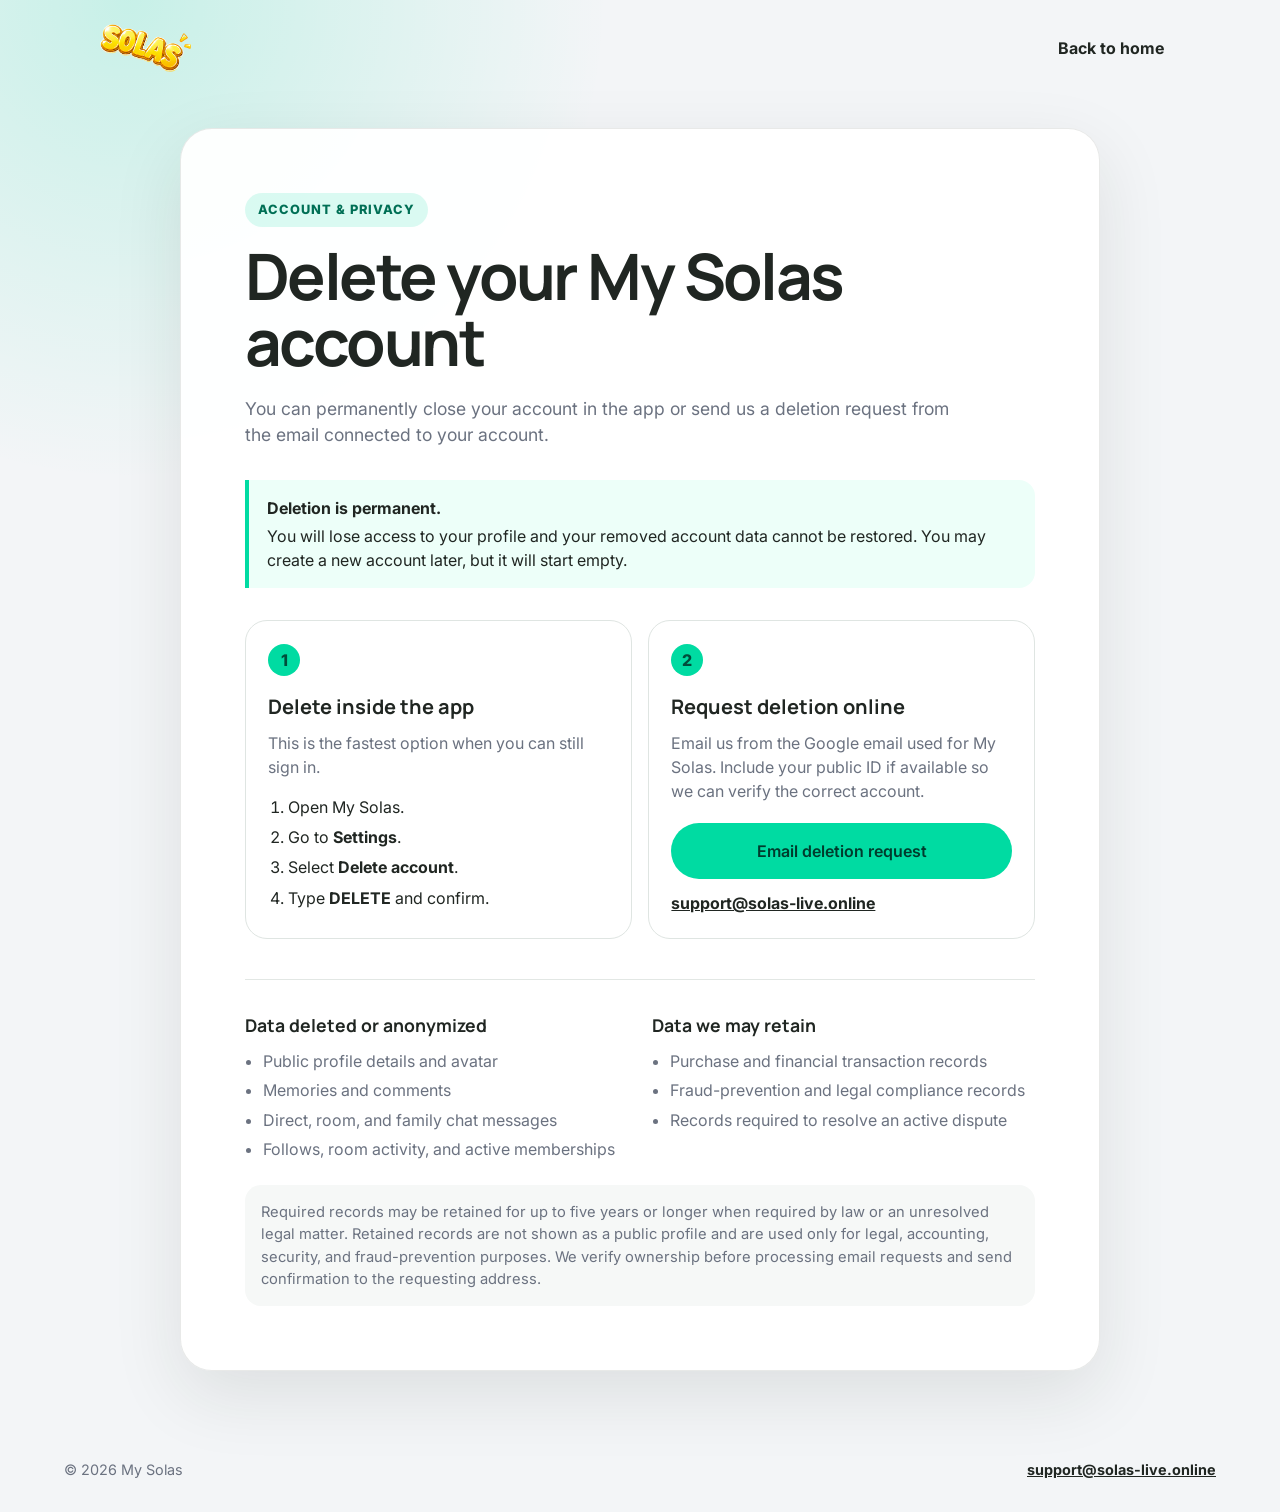
<file: delete-account/index.html>
<!DOCTYPE html>
<html lang="en">
<head>
    <meta charset="UTF-8">
    <meta name="viewport" content="width=device-width, initial-scale=1.0">
    <title>Delete your account | My Solas</title>
    <meta name="description" content="Delete your My Solas account and associated personal data from the app or request deletion online.">
    <link rel="preconnect" href="https://fonts.googleapis.com">
    <link rel="preconnect" href="https://fonts.gstatic.com" crossorigin>
    <link href="https://fonts.googleapis.com/css2?family=Inter:wght@400;500;600;700&family=Manrope:wght@600;700;800&display=swap" rel="stylesheet">
    <link rel="stylesheet" href="../styles.css">
</head>
<body class="policy-page">
    <nav class="navbar policy-nav">
        <a href="../" class="brand-link" aria-label="My Solas home">
            <img src="../2.png" alt="My Solas" class="logo-img">
        </a>
        <a href="../" class="nav-link">Back to home</a>
    </nav>

    <main class="deletion-shell">
        <article class="deletion-card">
            <p class="eyebrow">Account &amp; privacy</p>
            <h1>Delete your My Solas account</h1>
            <p class="deletion-lead">
                You can permanently close your account in the app or send us a deletion request from the email connected to your account.
            </p>

            <div class="notice" role="note">
                <strong>Deletion is permanent.</strong>
                You will lose access to your profile and your removed account data cannot be restored. You may create a new account later, but it will start empty.
            </div>

            <section class="deletion-options" aria-label="Account deletion options">
                <div class="option-card">
                    <span class="option-number" aria-hidden="true">1</span>
                    <h2>Delete inside the app</h2>
                    <p>This is the fastest option when you can still sign in.</p>
                    <ol class="steps">
                        <li>Open My Solas.</li>
                        <li>Go to <strong>Settings</strong>.</li>
                        <li>Select <strong>Delete account</strong>.</li>
                        <li>Type <strong>DELETE</strong> and confirm.</li>
                    </ol>
                </div>

                <div class="option-card">
                    <span class="option-number" aria-hidden="true">2</span>
                    <h2>Request deletion online</h2>
                    <p>
                        Email us from the Google email used for My Solas. Include your public ID if available so we can verify the correct account.
                    </p>
                    <a class="btn request-btn" href="mailto:support@solas-live.online?subject=My%20Solas%20account%20deletion%20request&amp;body=Google%20sign-in%20email%3A%20%0APublic%20ID%20(optional)%3A%20%0A%0AI%20request%20permanent%20deletion%20of%20my%20My%20Solas%20account%20and%20associated%20personal%20data.">
                        Email deletion request
                    </a>
                    <a class="email-address" href="mailto:support@solas-live.online">support@solas-live.online</a>
                </div>
            </section>

            <section class="data-details" aria-label="Data deletion and retention details">
                <div>
                    <h2>Data deleted or anonymized</h2>
                    <ul>
                        <li>Public profile details and avatar</li>
                        <li>Memories and comments</li>
                        <li>Direct, room, and family chat messages</li>
                        <li>Follows, room activity, and active memberships</li>
                    </ul>
                </div>
                <div>
                    <h2>Data we may retain</h2>
                    <ul>
                        <li>Purchase and financial transaction records</li>
                        <li>Fraud-prevention and legal compliance records</li>
                        <li>Records required to resolve an active dispute</li>
                    </ul>
                </div>
                <p class="retention-note">
                    Required records may be retained for up to five years or longer when required by law or an unresolved legal matter. Retained records are not shown as a public profile and are used only for legal, accounting, security, and fraud-prevention purposes. We verify ownership before processing email requests and send confirmation to the requesting address.
                </p>
            </section>
        </article>
    </main>

    <footer class="site-footer">
        <span>&copy; 2026 My Solas</span>
        <a href="mailto:support@solas-live.online">support@solas-live.online</a>
    </footer>
</body>
</html>
</file>
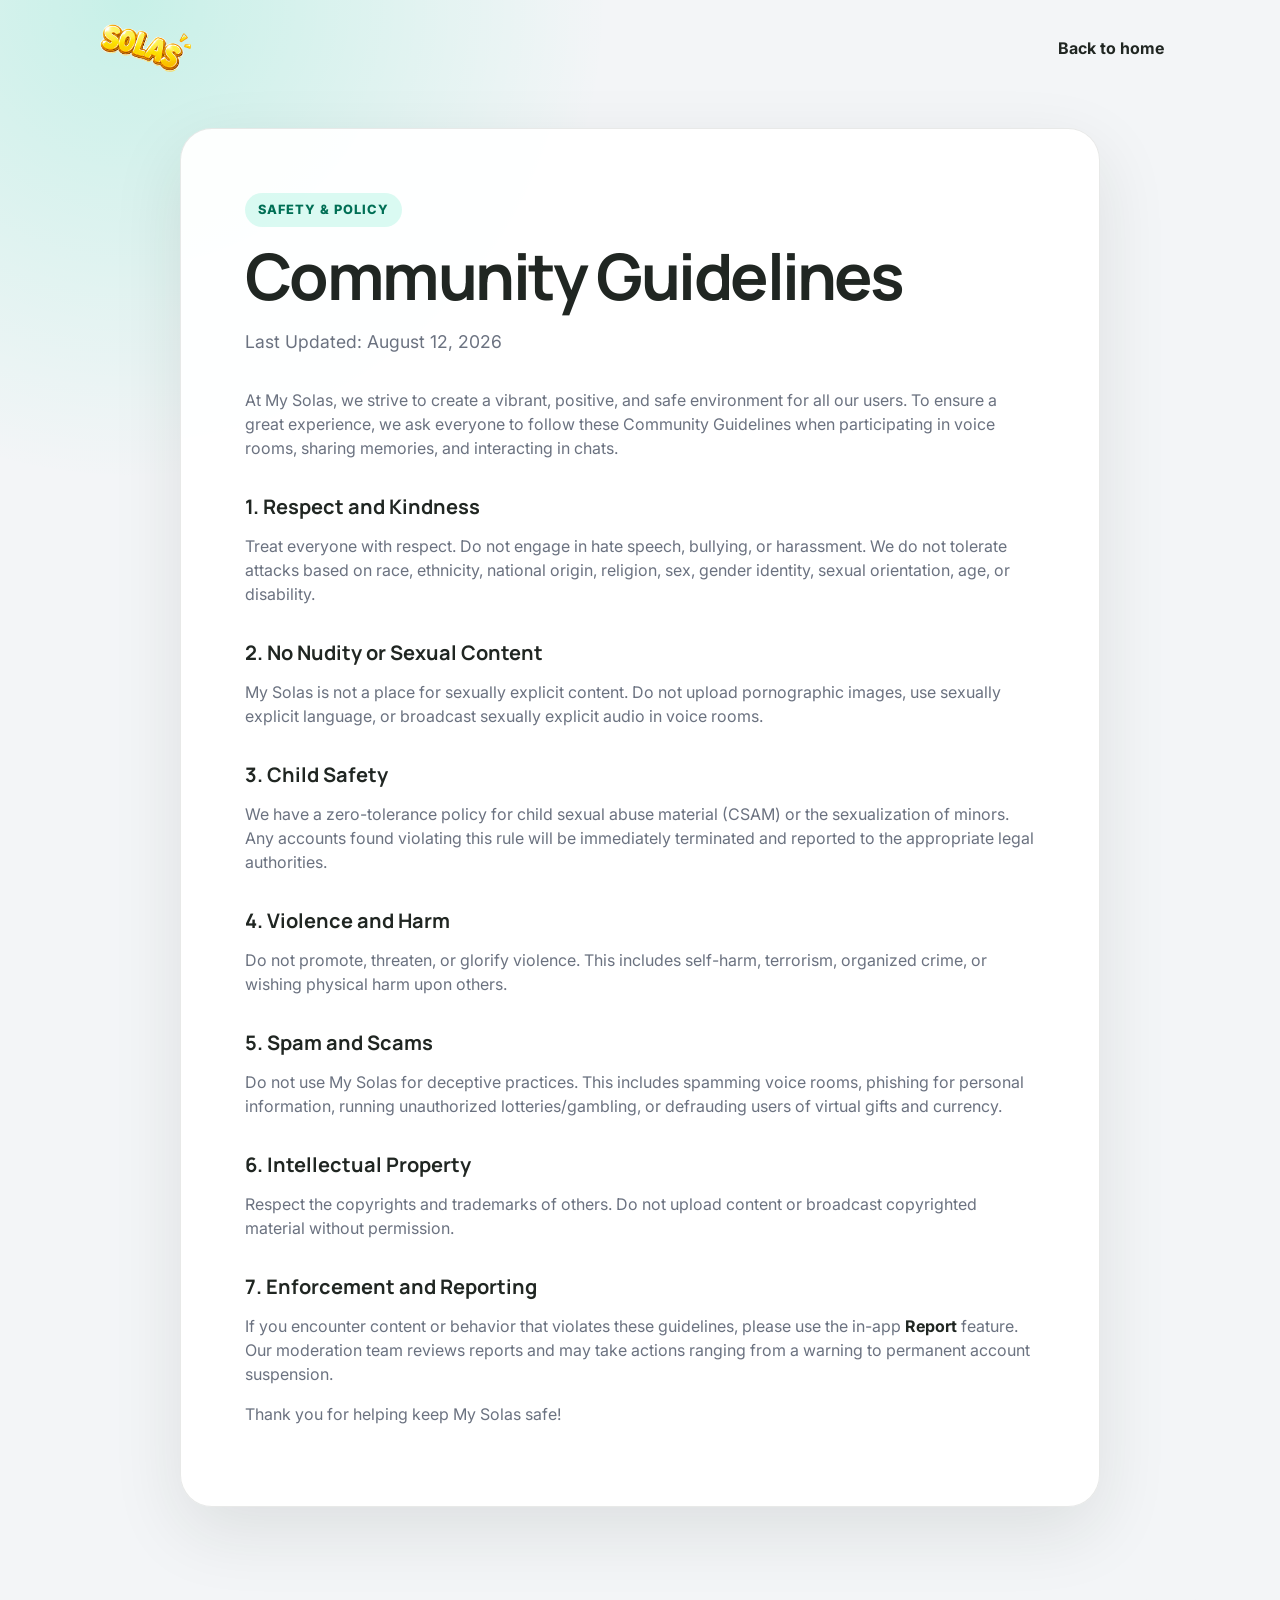
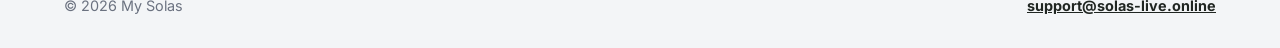
<file: guidelines/index.html>
<!DOCTYPE html>
<html lang="en">
<head>
    <meta charset="UTF-8">
    <meta name="viewport" content="width=device-width, initial-scale=1.0">
    <title>Community Guidelines | My Solas</title>
    <meta name="description" content="My Solas Community Guidelines. How to keep our community safe and respectful.">
    <link rel="preconnect" href="https://fonts.googleapis.com">
    <link rel="preconnect" href="https://fonts.gstatic.com" crossorigin>
    <link href="https://fonts.googleapis.com/css2?family=Inter:wght@400;500;600;700&family=Manrope:wght@600;700;800&display=swap" rel="stylesheet">
    <link rel="stylesheet" href="../styles.css">
    <style>
        .policy-text h2 {
            font-size: 1.25rem;
            margin-top: 2rem;
            margin-bottom: 0.75rem;
            color: var(--text-main);
            font-family: 'Manrope', sans-serif;
        }
        .policy-text p {
            color: var(--text-muted);
            margin-bottom: 1rem;
        }
        .policy-text ul {
            padding-left: 1.5rem;
            color: var(--text-muted);
            margin-bottom: 1.5rem;
        }
        .policy-text li {
            margin-bottom: 0.5rem;
        }
        .policy-text strong {
            color: var(--text-main);
        }
        .policy-text a {
            color: var(--primary-hover);
            text-decoration: underline;
        }
    </style>
</head>
<body class="policy-page">
    <nav class="navbar policy-nav">
        <a href="../" class="brand-link" aria-label="My Solas home">
            <img src="../2.png" alt="My Solas" class="logo-img">
        </a>
        <a href="../" class="nav-link">Back to home</a>
    </nav>

    <main class="deletion-shell">
        <article class="deletion-card">
            <p class="eyebrow">Safety &amp; policy</p>
            <h1>Community Guidelines</h1>
            <p class="deletion-lead">
                Last Updated: August 12, 2026
            </p>

            <div class="policy-text">
                <p>At My Solas, we strive to create a vibrant, positive, and safe environment for all our users. To ensure a great experience, we ask everyone to follow these Community Guidelines when participating in voice rooms, sharing memories, and interacting in chats.</p>

                <h2>1. Respect and Kindness</h2>
                <p>Treat everyone with respect. Do not engage in hate speech, bullying, or harassment. We do not tolerate attacks based on race, ethnicity, national origin, religion, sex, gender identity, sexual orientation, age, or disability.</p>

                <h2>2. No Nudity or Sexual Content</h2>
                <p>My Solas is not a place for sexually explicit content. Do not upload pornographic images, use sexually explicit language, or broadcast sexually explicit audio in voice rooms.</p>

                <h2>3. Child Safety</h2>
                <p>We have a zero-tolerance policy for child sexual abuse material (CSAM) or the sexualization of minors. Any accounts found violating this rule will be immediately terminated and reported to the appropriate legal authorities.</p>

                <h2>4. Violence and Harm</h2>
                <p>Do not promote, threaten, or glorify violence. This includes self-harm, terrorism, organized crime, or wishing physical harm upon others.</p>

                <h2>5. Spam and Scams</h2>
                <p>Do not use My Solas for deceptive practices. This includes spamming voice rooms, phishing for personal information, running unauthorized lotteries/gambling, or defrauding users of virtual gifts and currency.</p>

                <h2>6. Intellectual Property</h2>
                <p>Respect the copyrights and trademarks of others. Do not upload content or broadcast copyrighted material without permission.</p>

                <h2>7. Enforcement and Reporting</h2>
                <p>If you encounter content or behavior that violates these guidelines, please use the in-app <strong>Report</strong> feature. Our moderation team reviews reports and may take actions ranging from a warning to permanent account suspension.</p>

                <p>Thank you for helping keep My Solas safe!</p>
            </div>
        </article>
    </main>

    <footer class="site-footer">
        <span>&copy; 2026 My Solas</span>
        <a href="mailto:support@solas-live.online">support@solas-live.online</a>
    </footer>
</body>
</html>
</file>
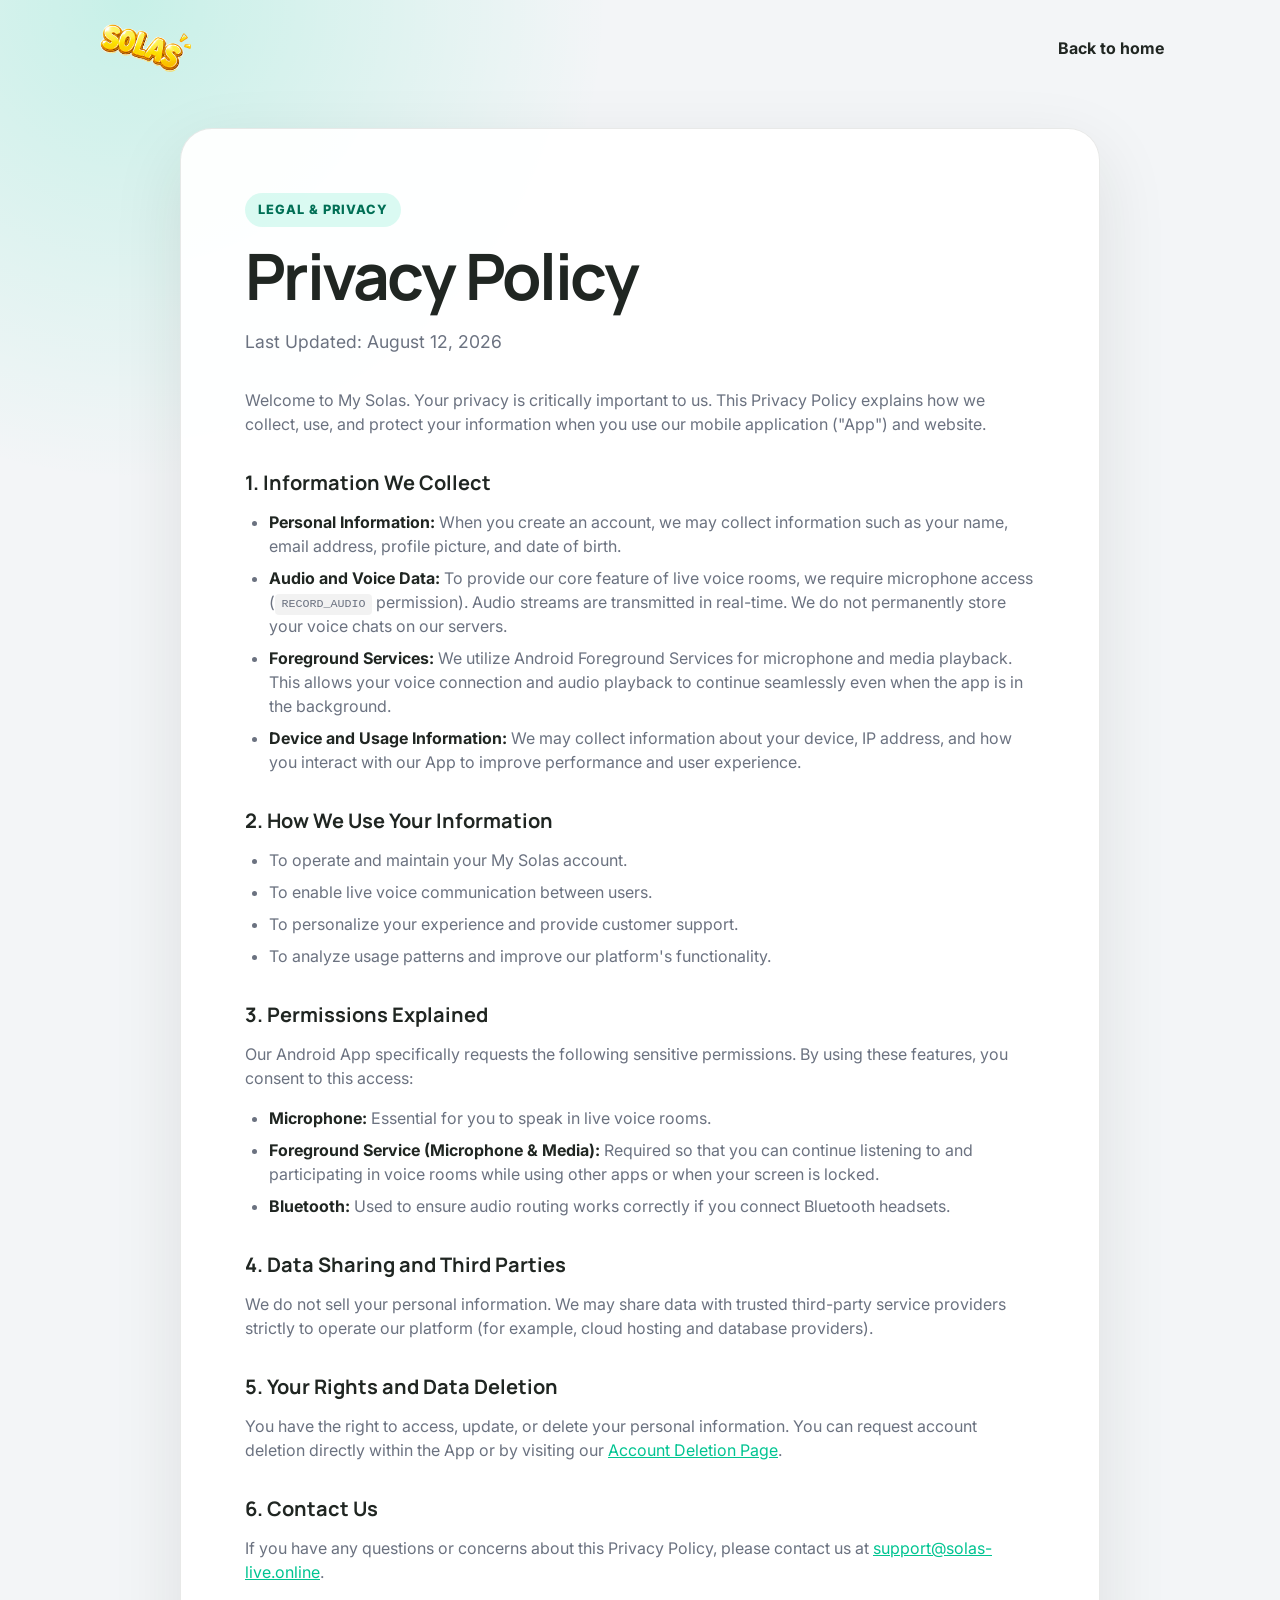
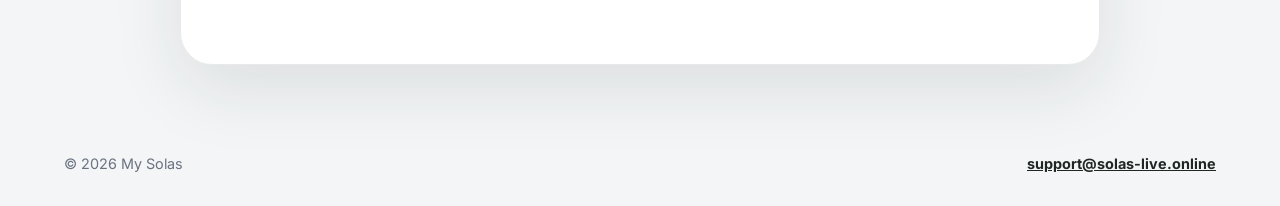
<file: privacy-policy/index.html>
<!DOCTYPE html>
<html lang="en">
<head>
    <meta charset="UTF-8">
    <meta name="viewport" content="width=device-width, initial-scale=1.0">
    <title>Privacy Policy | My Solas</title>
    <meta name="description" content="My Solas Privacy Policy. Understand how we collect, use, and protect your information.">
    <link rel="preconnect" href="https://fonts.googleapis.com">
    <link rel="preconnect" href="https://fonts.gstatic.com" crossorigin>
    <link href="https://fonts.googleapis.com/css2?family=Inter:wght@400;500;600;700&family=Manrope:wght@600;700;800&display=swap" rel="stylesheet">
    <link rel="stylesheet" href="../styles.css">
    <style>
        .policy-text h2 {
            font-size: 1.25rem;
            margin-top: 2rem;
            margin-bottom: 0.75rem;
            color: var(--text-main);
            font-family: 'Manrope', sans-serif;
        }
        .policy-text p {
            color: var(--text-muted);
            margin-bottom: 1rem;
        }
        .policy-text ul {
            padding-left: 1.5rem;
            color: var(--text-muted);
            margin-bottom: 1.5rem;
        }
        .policy-text li {
            margin-bottom: 0.5rem;
        }
        .policy-text strong {
            color: var(--text-main);
        }
        .policy-text a {
            color: var(--primary-hover);
            text-decoration: underline;
        }
        .policy-text code {
            background: rgba(0, 0, 0, 0.05);
            padding: 0.2rem 0.4rem;
            border-radius: 4px;
            font-family: monospace;
            font-size: 0.9em;
        }
    </style>
</head>
<body class="policy-page">
    <nav class="navbar policy-nav">
        <a href="../" class="brand-link" aria-label="My Solas home">
            <img src="../2.png" alt="My Solas" class="logo-img">
        </a>
        <a href="../" class="nav-link">Back to home</a>
    </nav>

    <main class="deletion-shell">
        <article class="deletion-card">
            <p class="eyebrow">Legal &amp; privacy</p>
            <h1>Privacy Policy</h1>
            <p class="deletion-lead">
                Last Updated: August 12, 2026
            </p>

            <div class="policy-text">
                <p>Welcome to My Solas. Your privacy is critically important to us. This Privacy Policy explains how we collect, use, and protect your information when you use our mobile application ("App") and website.</p>

                <h2>1. Information We Collect</h2>
                <ul>
                    <li><strong>Personal Information:</strong> When you create an account, we may collect information such as your name, email address, profile picture, and date of birth.</li>
                    <li><strong>Audio and Voice Data:</strong> To provide our core feature of live voice rooms, we require microphone access (<code>RECORD_AUDIO</code> permission). Audio streams are transmitted in real-time. We do not permanently store your voice chats on our servers.</li>
                    <li><strong>Foreground Services:</strong> We utilize Android Foreground Services for microphone and media playback. This allows your voice connection and audio playback to continue seamlessly even when the app is in the background.</li>
                    <li><strong>Device and Usage Information:</strong> We may collect information about your device, IP address, and how you interact with our App to improve performance and user experience.</li>
                </ul>

                <h2>2. How We Use Your Information</h2>
                <ul>
                    <li>To operate and maintain your My Solas account.</li>
                    <li>To enable live voice communication between users.</li>
                    <li>To personalize your experience and provide customer support.</li>
                    <li>To analyze usage patterns and improve our platform's functionality.</li>
                </ul>

                <h2>3. Permissions Explained</h2>
                <p>Our Android App specifically requests the following sensitive permissions. By using these features, you consent to this access:</p>
                <ul>
                    <li><strong>Microphone:</strong> Essential for you to speak in live voice rooms.</li>
                    <li><strong>Foreground Service (Microphone & Media):</strong> Required so that you can continue listening to and participating in voice rooms while using other apps or when your screen is locked.</li>
                    <li><strong>Bluetooth:</strong> Used to ensure audio routing works correctly if you connect Bluetooth headsets.</li>
                </ul>

                <h2>4. Data Sharing and Third Parties</h2>
                <p>We do not sell your personal information. We may share data with trusted third-party service providers strictly to operate our platform (for example, cloud hosting and database providers).</p>

                <h2>5. Your Rights and Data Deletion</h2>
                <p>You have the right to access, update, or delete your personal information. You can request account deletion directly within the App or by visiting our <a href="../delete-account/">Account Deletion Page</a>.</p>

                <h2>6. Contact Us</h2>
                <p>If you have any questions or concerns about this Privacy Policy, please contact us at <a href="mailto:support@solas-live.online">support@solas-live.online</a>.</p>
            </div>
        </article>
    </main>

    <footer class="site-footer">
        <span>&copy; 2026 My Solas</span>
        <a href="mailto:support@solas-live.online">support@solas-live.online</a>
    </footer>
</body>
</html>
</file>
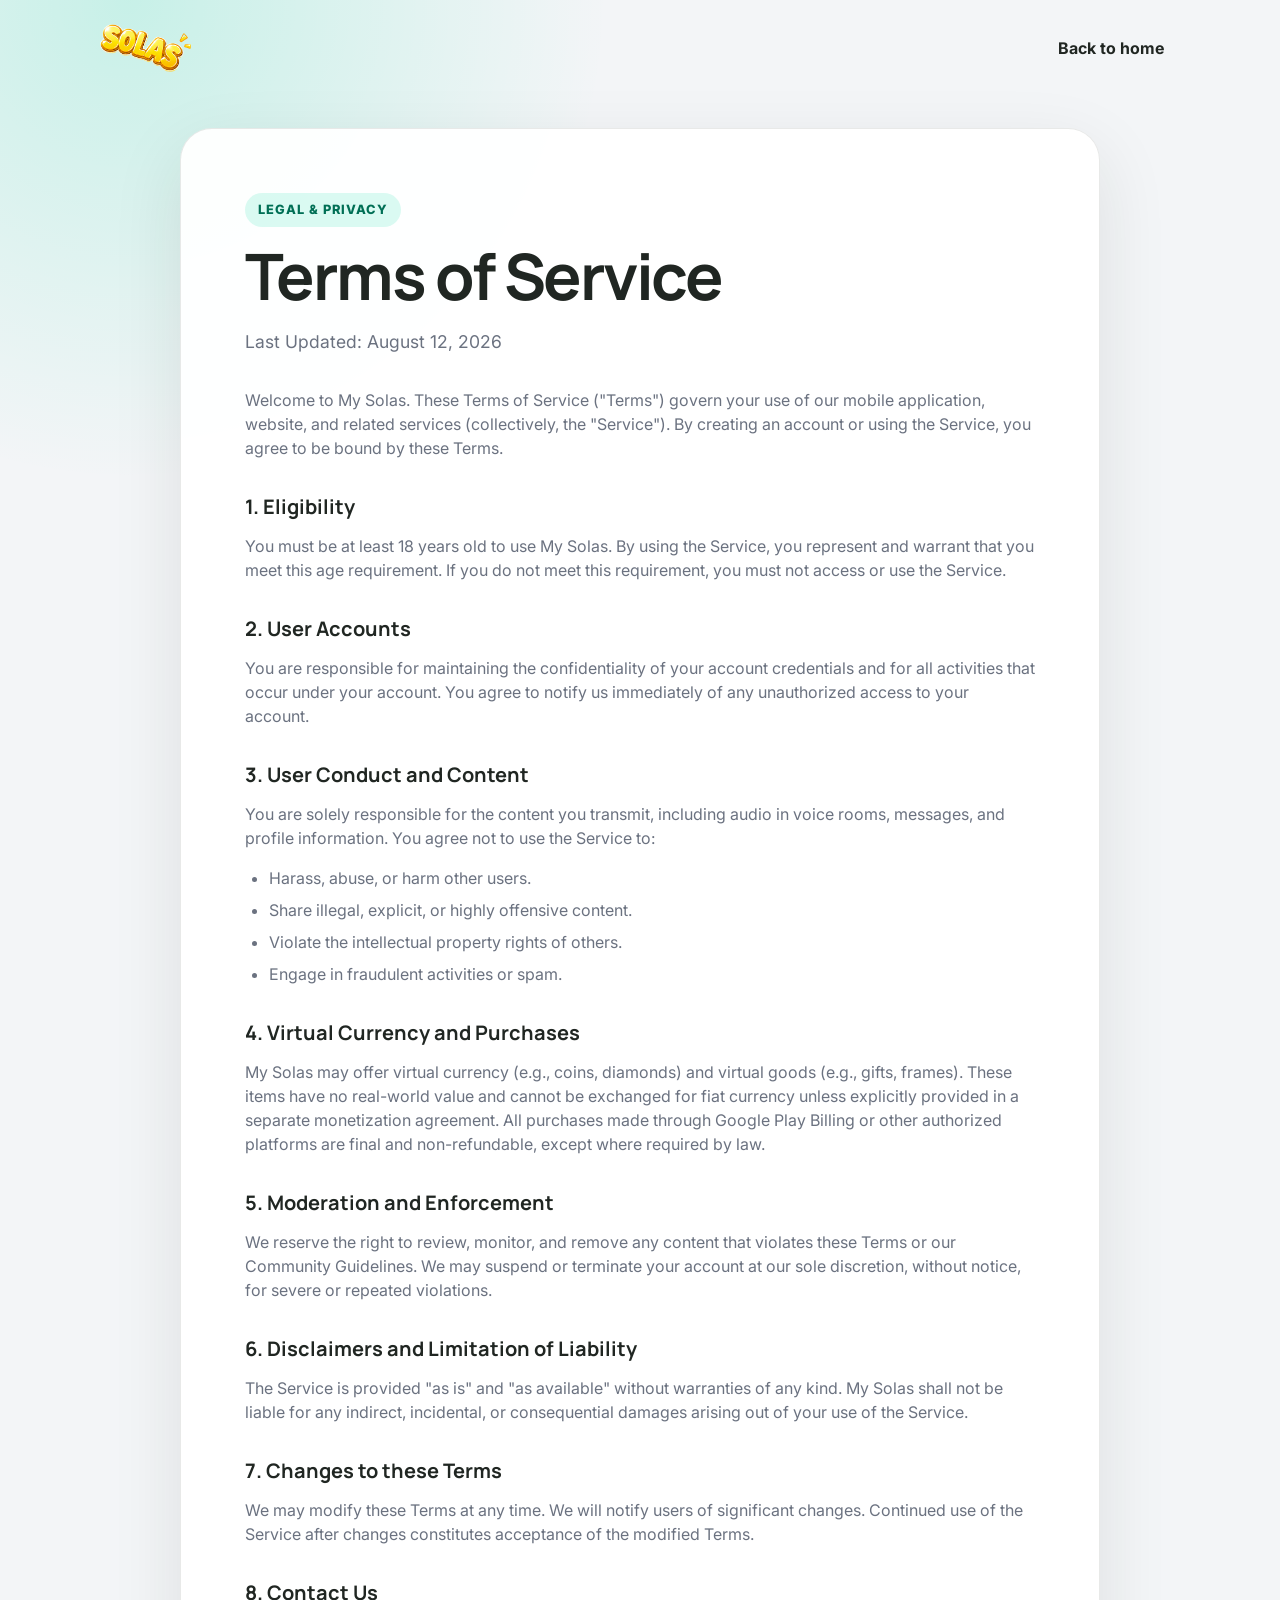
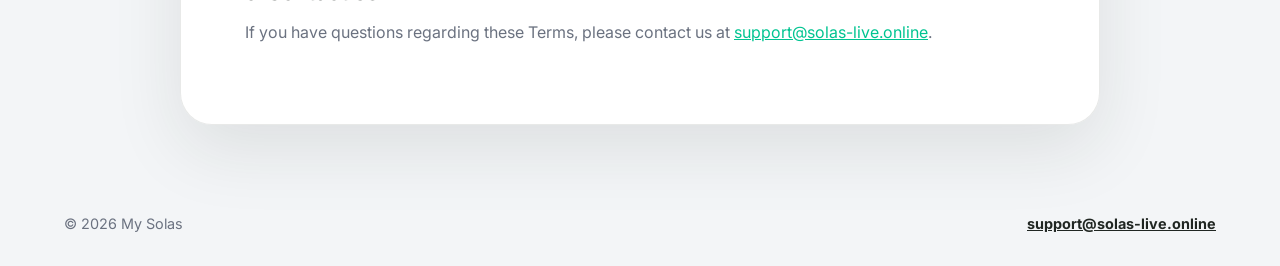
<file: terms/index.html>
<!DOCTYPE html>
<html lang="en">
<head>
    <meta charset="UTF-8">
    <meta name="viewport" content="width=device-width, initial-scale=1.0">
    <title>Terms of Service | My Solas</title>
    <meta name="description" content="My Solas Terms of Service. Please read these terms carefully before using our platform.">
    <link rel="preconnect" href="https://fonts.googleapis.com">
    <link rel="preconnect" href="https://fonts.gstatic.com" crossorigin>
    <link href="https://fonts.googleapis.com/css2?family=Inter:wght@400;500;600;700&family=Manrope:wght@600;700;800&display=swap" rel="stylesheet">
    <link rel="stylesheet" href="../styles.css">
    <style>
        .policy-text h2 {
            font-size: 1.25rem;
            margin-top: 2rem;
            margin-bottom: 0.75rem;
            color: var(--text-main);
            font-family: 'Manrope', sans-serif;
        }
        .policy-text p {
            color: var(--text-muted);
            margin-bottom: 1rem;
        }
        .policy-text ul {
            padding-left: 1.5rem;
            color: var(--text-muted);
            margin-bottom: 1.5rem;
        }
        .policy-text li {
            margin-bottom: 0.5rem;
        }
        .policy-text strong {
            color: var(--text-main);
        }
        .policy-text a {
            color: var(--primary-hover);
            text-decoration: underline;
        }
    </style>
</head>
<body class="policy-page">
    <nav class="navbar policy-nav">
        <a href="../" class="brand-link" aria-label="My Solas home">
            <img src="../2.png" alt="My Solas" class="logo-img">
        </a>
        <a href="../" class="nav-link">Back to home</a>
    </nav>

    <main class="deletion-shell">
        <article class="deletion-card">
            <p class="eyebrow">Legal &amp; privacy</p>
            <h1>Terms of Service</h1>
            <p class="deletion-lead">
                Last Updated: August 12, 2026
            </p>

            <div class="policy-text">
                <p>Welcome to My Solas. These Terms of Service ("Terms") govern your use of our mobile application, website, and related services (collectively, the "Service"). By creating an account or using the Service, you agree to be bound by these Terms.</p>

                <h2>1. Eligibility</h2>
                <p>You must be at least 18 years old to use My Solas. By using the Service, you represent and warrant that you meet this age requirement. If you do not meet this requirement, you must not access or use the Service.</p>

                <h2>2. User Accounts</h2>
                <p>You are responsible for maintaining the confidentiality of your account credentials and for all activities that occur under your account. You agree to notify us immediately of any unauthorized access to your account.</p>

                <h2>3. User Conduct and Content</h2>
                <p>You are solely responsible for the content you transmit, including audio in voice rooms, messages, and profile information. You agree not to use the Service to:</p>
                <ul>
                    <li>Harass, abuse, or harm other users.</li>
                    <li>Share illegal, explicit, or highly offensive content.</li>
                    <li>Violate the intellectual property rights of others.</li>
                    <li>Engage in fraudulent activities or spam.</li>
                </ul>

                <h2>4. Virtual Currency and Purchases</h2>
                <p>My Solas may offer virtual currency (e.g., coins, diamonds) and virtual goods (e.g., gifts, frames). These items have no real-world value and cannot be exchanged for fiat currency unless explicitly provided in a separate monetization agreement. All purchases made through Google Play Billing or other authorized platforms are final and non-refundable, except where required by law.</p>

                <h2>5. Moderation and Enforcement</h2>
                <p>We reserve the right to review, monitor, and remove any content that violates these Terms or our Community Guidelines. We may suspend or terminate your account at our sole discretion, without notice, for severe or repeated violations.</p>

                <h2>6. Disclaimers and Limitation of Liability</h2>
                <p>The Service is provided "as is" and "as available" without warranties of any kind. My Solas shall not be liable for any indirect, incidental, or consequential damages arising out of your use of the Service.</p>

                <h2>7. Changes to these Terms</h2>
                <p>We may modify these Terms at any time. We will notify users of significant changes. Continued use of the Service after changes constitutes acceptance of the modified Terms.</p>

                <h2>8. Contact Us</h2>
                <p>If you have questions regarding these Terms, please contact us at <a href="mailto:support@solas-live.online">support@solas-live.online</a>.</p>
            </div>
        </article>
    </main>

    <footer class="site-footer">
        <span>&copy; 2026 My Solas</span>
        <a href="mailto:support@solas-live.online">support@solas-live.online</a>
    </footer>
</body>
</html>
</file>
<file: styles.css>
:root {
    --primary: #00DBA2;
    --primary-hover: #00c491;
    --bg-color: #F3F5F7;
    --text-main: #202622;
    --text-muted: #6b7280;
    --white: #FFFFFF;
}

* {
    margin: 0;
    padding: 0;
    box-sizing: border-box;
}

body {
    background-color: var(--bg-color);
    color: var(--text-main);
    font-family: 'Inter', sans-serif;
    line-height: 1.5;
    min-height: 100vh;
    display: flex;
    flex-direction: column;
}

h1, h2, h3, .logo-img {
    font-family: 'Manrope', sans-serif;
}

/* Navbar */
.navbar {
    display: flex;
    justify-content: space-between;
    align-items: center;
    padding: 1.5rem 5%;
    background: transparent;
}

.brand-link {
    display: inline-flex;
    align-items: center;
}

.logo-img {
    max-height: 48px;
    width: auto;
    object-fit: contain;
}

.nav-link {
    color: var(--text-main);
    font-weight: 700;
    text-decoration: none;
    padding: 0.75rem 1rem;
    border-radius: 999px;
    transition: background-color 0.2s ease, color 0.2s ease;
}

.nav-link:hover {
    color: #006f55;
    background: rgba(0, 219, 162, 0.12);
}

.nav-link:focus-visible,
.btn:focus-visible,
.brand-link:focus-visible,
.site-footer a:focus-visible {
    outline: 3px solid rgba(0, 125, 96, 0.42);
    outline-offset: 4px;
}

.site-footer {
    display: flex;
    justify-content: space-between;
    align-items: center;
    gap: 1rem;
    width: min(1200px, 90%);
    margin: 0 auto;
    padding: 1.5rem 0 2rem;
    color: var(--text-muted);
    font-size: 0.9rem;
}

.site-footer a {
    color: var(--text-main);
    font-weight: 700;
}

/* Hero Section */
.hero {
    flex: 1;
    display: flex;
    align-items: center;
    justify-content: space-between;
    padding: 2rem 5%;
    max-width: 1200px;
    margin: 0 auto;
    gap: 4rem;
}

.hero-content {
    flex: 1;
    max-width: 500px;
}

.hero-content h1 {
    font-size: clamp(3rem, 5vw, 4.5rem);
    font-weight: 800;
    line-height: 1.1;
    letter-spacing: -1.5px;
    margin-bottom: 1.5rem;
}

.hero-content p {
    font-size: 1.125rem;
    color: var(--text-muted);
    margin-bottom: 2.5rem;
}

/* Buttons */
.btn {
    display: inline-flex;
    align-items: center;
    justify-content: center;
    gap: 0.75rem;
    padding: 1rem 2rem;
    border-radius: 3rem;
    font-weight: 600;
    text-decoration: none;
    transition: all 0.3s cubic-bezier(0.4, 0, 0.2, 1);
}

.primary-btn {
    background-color: var(--primary);
    color: var(--text-main);
    font-size: 1.1rem;
    box-shadow: 0 10px 25px rgba(0, 219, 162, 0.3);
}

.primary-btn:hover {
    background-color: var(--primary-hover);
    transform: translateY(-2px);
    box-shadow: 0 15px 30px rgba(0, 219, 162, 0.4);
}

.cta-group {
    display: flex;
    gap: 1rem;
    align-items: center;
    flex-wrap: wrap;
}

.version-info {
    margin-top: 1.5rem;
    font-size: 0.85rem !important;
    color: var(--text-muted) !important;
}

/* Abstract Phone Mockup */
.hero-visual {
    flex: 1;
    display: flex;
    justify-content: center;
    position: relative;
}

.phone-mockup {
    width: 300px;
    height: 600px;
    background: var(--text-main);
    border-radius: 40px;
    padding: 12px;
    box-shadow: 0 25px 50px -12px rgba(32, 38, 34, 0.25);
    position: relative;
    transform: rotate(-5deg);
    transition: transform 0.5s ease;
    animation: float-phone 6s ease-in-out infinite;
}

.phone-mockup:hover {
    transform: rotate(0deg);
}

@keyframes float-phone {
    0% { transform: rotate(-5deg) translateY(0px); }
    50% { transform: rotate(-5deg) translateY(-15px); }
    100% { transform: rotate(-5deg) translateY(0px); }
}

.screen {
    background: var(--bg-color);
    width: 100%;
    height: 100%;
    border-radius: 30px;
    overflow: hidden;
    display: flex;
    justify-content: center;
    align-items: center;
}

.phone-inside-img {
    width: 100%;
    height: 100%;
    object-fit: cover;
}

.mock-header {
    width: 100%;
    height: 40px;
    background: rgba(0, 219, 162, 0.1);
    border-radius: 12px;
    margin-top: 20px;
}

.floating-mascot {
    position: absolute;
    bottom: -30px;
    right: -40px;
    width: 280px;
    height: auto;
    object-fit: contain;
    z-index: 10;
    filter: drop-shadow(0 15px 25px rgba(0, 0, 0, 0.15));
}

@keyframes float-mascot {
    0% { transform: translateY(0px); }
    50% { transform: translateY(-20px); }
    100% { transform: translateY(0px); }
}

.mock-card {
    width: 100%;
    height: 120px;
    background: var(--white);
    border-radius: 16px;
    box-shadow: 0 4px 6px -1px rgba(0,0,0,0.05);
}

/* Account deletion page */
.policy-page {
    background:
        radial-gradient(circle at 10% 0%, rgba(0, 219, 162, 0.18), transparent 30rem),
        var(--bg-color);
}

.policy-nav {
    width: min(1080px, 90%);
    margin: 0 auto;
    padding-left: 0;
    padding-right: 0;
}

.deletion-shell {
    flex: 1;
    width: min(920px, 90%);
    margin: 2rem auto 4rem;
}

.deletion-card {
    background: rgba(255, 255, 255, 0.94);
    border: 1px solid rgba(32, 38, 34, 0.1);
    border-radius: 32px;
    padding: clamp(1.5rem, 5vw, 4rem);
    box-shadow: 0 24px 70px rgba(32, 38, 34, 0.1);
}

.eyebrow {
    display: inline-flex;
    color: #006f55;
    background: rgba(0, 219, 162, 0.14);
    border-radius: 999px;
    padding: 0.45rem 0.8rem;
    font-size: 0.8rem;
    font-weight: 800;
    letter-spacing: 0.08em;
    text-transform: uppercase;
    margin-bottom: 1rem;
}

.deletion-card h1 {
    max-width: 700px;
    font-size: clamp(2.2rem, 6vw, 4rem);
    line-height: 1.04;
    letter-spacing: -0.04em;
    margin-bottom: 1.25rem;
}

.deletion-lead {
    max-width: 720px;
    color: var(--text-muted);
    font-size: 1.1rem;
    margin-bottom: 2rem;
}

.notice {
    border-left: 4px solid var(--primary);
    background: #edfff9;
    border-radius: 0 16px 16px 0;
    padding: 1rem 1.1rem;
    margin-bottom: 2rem;
}

.notice strong {
    display: block;
    margin-bottom: 0.25rem;
}

.deletion-options {
    display: grid;
    grid-template-columns: repeat(2, minmax(0, 1fr));
    gap: 1rem;
    margin-bottom: 2.5rem;
}

.option-card {
    border: 1px solid #dfe5e2;
    border-radius: 22px;
    padding: 1.4rem;
}

.option-number {
    display: grid;
    place-items: center;
    width: 2rem;
    height: 2rem;
    border-radius: 50%;
    color: #004d3b;
    background: var(--primary);
    font-weight: 800;
    margin-bottom: 1rem;
}

.option-card h2 {
    font-size: 1.25rem;
    margin-bottom: 0.55rem;
}

.option-card p {
    color: var(--text-muted);
    margin-bottom: 1rem;
}

.steps {
    padding-left: 1.25rem;
    color: var(--text-main);
}

.steps li + li {
    margin-top: 0.4rem;
}

.email-address {
    display: block;
    margin-top: 0.8rem;
    color: var(--text-main);
    font-weight: 700;
    overflow-wrap: anywhere;
}

.request-btn {
    width: 100%;
    background: var(--primary);
    color: #003b2d;
    border: 0;
    margin-top: 0.25rem;
}

.request-btn:hover {
    background: var(--primary-hover);
    transform: translateY(-1px);
}

.data-details {
    display: grid;
    grid-template-columns: repeat(2, minmax(0, 1fr));
    gap: 1.5rem;
    padding-top: 2rem;
    border-top: 1px solid #e2e7e4;
}

.data-details h2 {
    font-size: 1.1rem;
    margin-bottom: 0.65rem;
}

.data-details ul {
    padding-left: 1.15rem;
    color: var(--text-muted);
}

.data-details li + li {
    margin-top: 0.35rem;
}

.retention-note {
    grid-column: 1 / -1;
    color: var(--text-muted);
    background: #f6f8f7;
    border-radius: 16px;
    padding: 1rem;
    font-size: 0.92rem;
}

/* Responsive */
@media (max-width: 900px) {
    .hero {
        flex-direction: column;
        text-align: center;
        padding-top: 4rem;
    }

    .hero-content {
        margin: 0 auto;
    }
    
    .cta-group {
        justify-content: center;
    }
    
    .phone-mockup {
        transform: rotate(0);
        margin-top: 3rem;
        animation: none;
    }
}

@media (max-width: 700px) {
    .navbar {
        padding-top: 1rem;
        padding-bottom: 1rem;
    }

    .logo-img {
        max-height: 40px;
    }

    .deletion-shell {
        margin-top: 1rem;
    }

    .deletion-options,
    .data-details {
        grid-template-columns: 1fr;
    }

    .site-footer {
        align-items: flex-start;
        flex-direction: column;
    }
}
</file>
